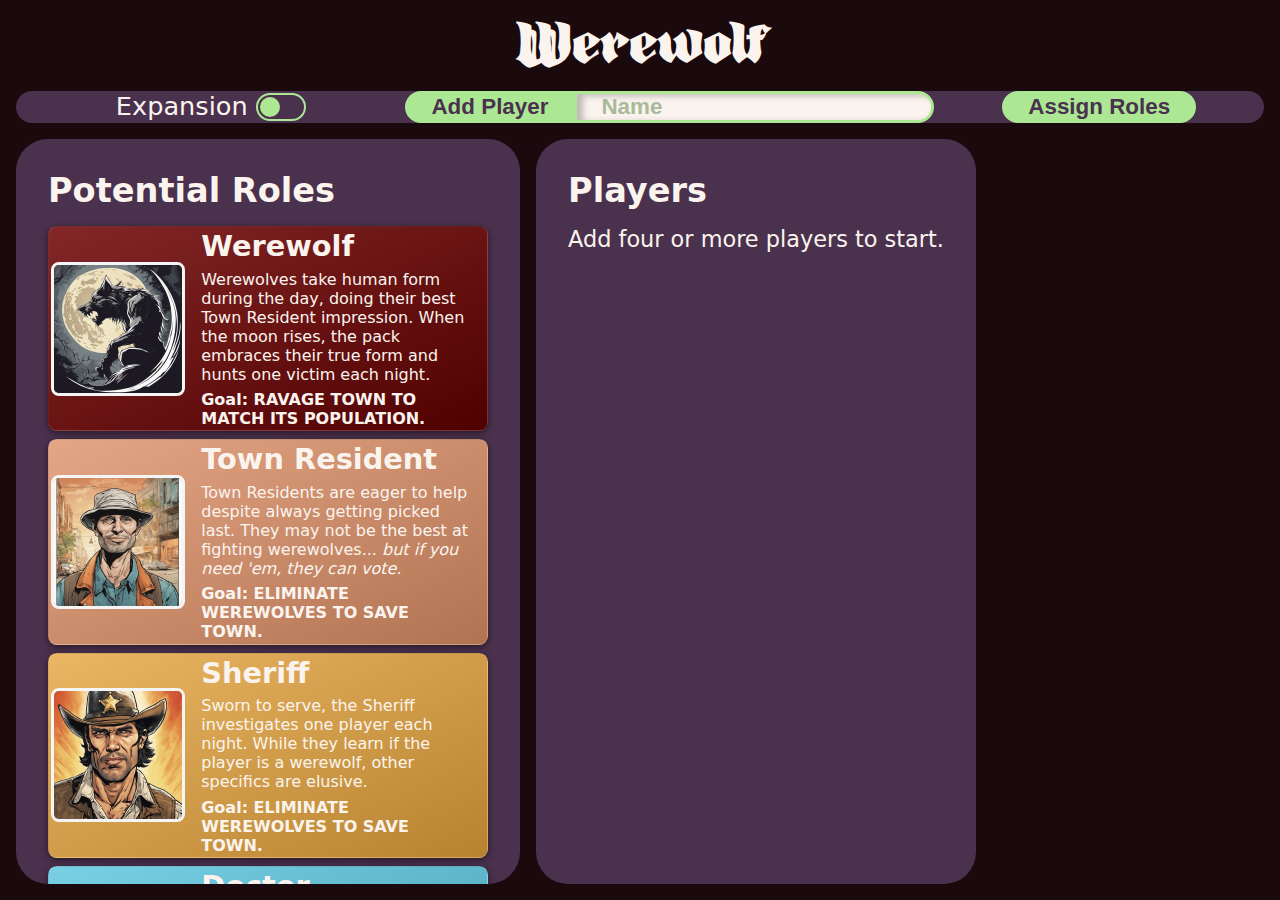
<file: index.html>
<!DOCTYPE html>
<html lang="en">
  <head>
    <title>Werewolf Valley</title>
    <meta charset="UTF-8">
    <meta name="viewport" content="width=device-width, initial-scale=1.0">

    <link rel="stylesheet" href="styles.css">
  </head>
  <body>
    <div id="canvas" class="canvas-container">
      <header>
        <h1 class="center">Werewolf</h1>
      </header>
      
      <div id="game-setup" class="align-horizontal center">
        <div id="expansion" class="align-horizontal center">
          <p>Expansion</p>
          <label class="toggle-btn">
            <input type="checkbox" id="expansion-toggle">
            <span class="slider"></span>
          </label>
        </div>
        <div id="add-player" class="align-horizontal">
          <input type="button" id="add-player-btn" class="primary-btn" value="Add Player">
          <input type="text" id="new-player" class="input-field" placeholder="Name" min="1">
        </div>
        <input id="assign-roles-btn" type="button" class="primary-btn" value="Assign Roles">
      </div>

      <div id="players" class="list-container">
        <h2 id="players-header">Players</h2>
        <div id="players-list" class="list">
          <p id="no-players">Add four or more players to start.</p>
        </div>
      </div>

      <div id="roles" class="list-container">
        <h2 id="roles-header">Potential Roles</h2>
        <div id="roles-list" class="list"></div>
      </div>


    </div>
    <script type="module" src="./js/script.js"></script>
  </body>
</html>
</file>
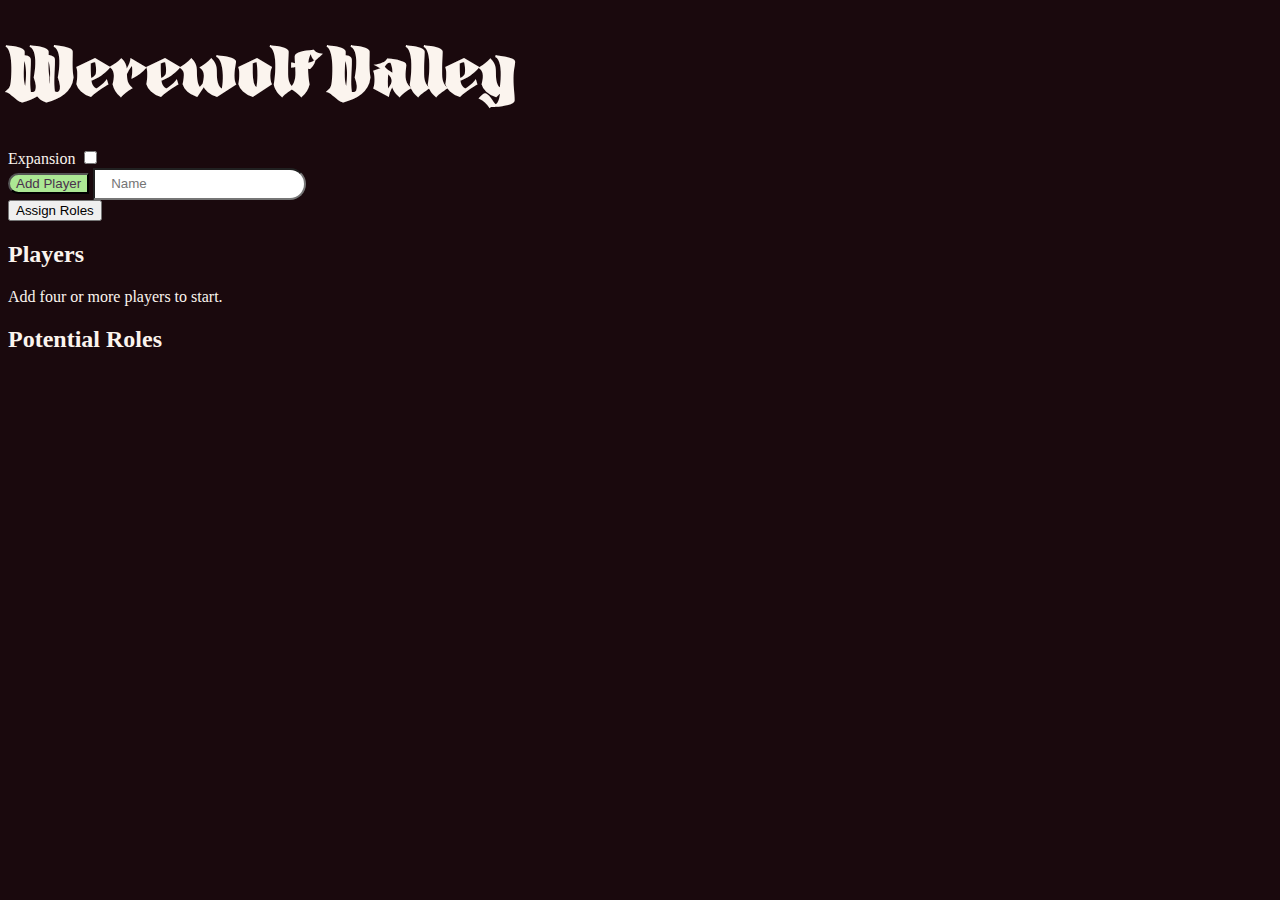
<file: bootstrap.html>
<!DOCTYPE html>
<html lang="en">
  <head>
    <title>Werewolf Valley</title>
    <meta charset="UTF-8">
    <meta name="viewport" content="width=device-width, initial-scale=1.0">

    <link href="https://cdn.jsdelivr.net/npm/bootstrap@5.1.3/dist/css/bootstrap.min.css" rel="stylesheet" integrity="sha384-1BmE4kWBq78iYhFldvKuhfTAU6auU8tT94WrHftjDbrCEXSU1oBoqyl2QvZ6jIW3" crossorigin="anonymous">
    <link rel="stylesheet" href="custom.css">
  </head>
  <body class="bg-custom-dark light">
    <div class="container-fluid m-3">
      <div class="row">
        <header class="col-lg-12">
          <h1 class="font-header text-center">Werewolf Valley</h1>
        </header>
      </div>
      <div class="row">
        <div class="col-lg-12">
          <div id="game-setup" class="container">
            <!-- expansion toggle -->
            <div class="row">
              <div id="expansion-switch" class="form-check form-switch col-lg-3">
                <label class="form-check-label" for="flexSwitchCheckDefault">Expansion</label>
                <input type="checkbox" role="switch" id="flexSwitchCheckDefault" class="form-check-input">
              </div>

              <!-- add player -->
              <div id="add-player" class="col-lg-6 center">
                <input type="button" id="add-player-btn" class="btn dark-accent bg-action" value="Add Player">
                <input type="text" id="new-player" class="input" placeholder="Name" min="1">
              </div>
            </div>
          </div>
        </div>
      </div>
      
      
        
        <input id="assign-roles-btn" type="button" class="primary-btn" value="Assign Roles">
      </div>

      <div id="players" class="list-container">
        <h2 id="players-header">Players</h2>
        <div id="players-list" class="list">
          <p id="no-players">Add four or more players to start.</p>
        </div>
      </div>

      <div id="roles" class="list-container">
        <h2 id="roles-header">Potential Roles</h2>
        <div id="roles-list" class="list"></div>
      </div>


    </div>
    <script src="https://cdn.jsdelivr.net/npm/bootstrap@5.1.3/dist/js/bootstrap.bundle.min.js" integrity="sha384-ka7Sk0Gln4gmtz2MlQnikT1wXgYsOg+OMhuP+IlRH9sENBO0LRn5q+8nbTov4+1p" crossorigin="anonymous"></script>
    <!-- <script type="module" src="./js/script.js"></script> -->
  </body>
</html>
</file>
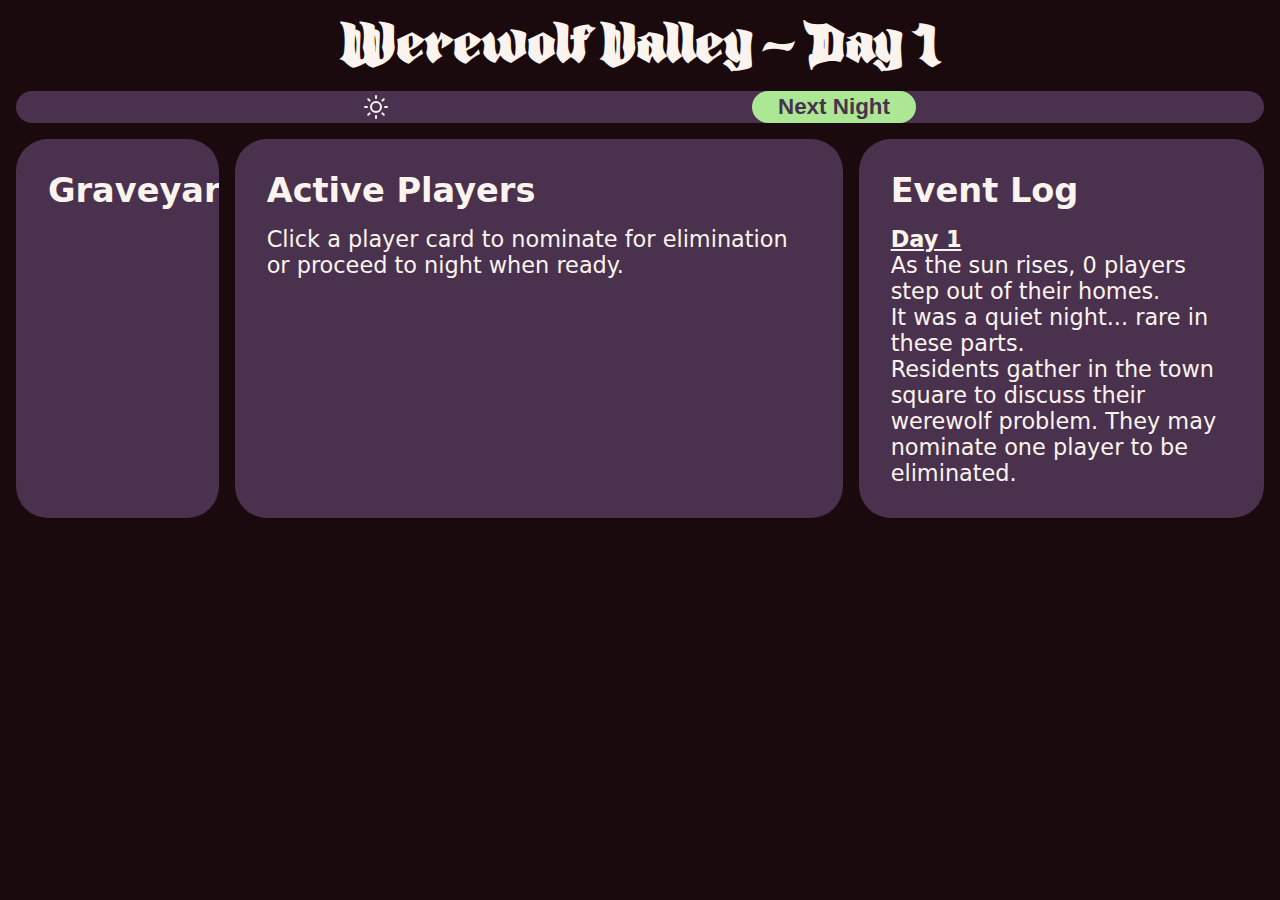
<file: game.html>
<!DOCTYPE html>
<html lang="en">
  <head>
    <title>Werewolf Valley</title>
    <meta charset="UTF-8">
    <meta name="viewport" content="width=device-width, initial-scale=1.0">

    <link rel="stylesheet" href="styles.css">
  </head>
  <body>
    <div id="canvas" class="canvas-container">
      <header>
        <h1 class="center">Werewolf Valley - Day 1</h1>
      </header>
      
      <div id="game-setup" class="align-horizontal center">
        <div id="time-elapsed" class="timer"></div>
        <input id="day-night-btn" type="button" class="primary-btn" value="Next Night">
      </div>
      <div id="game-board" class="game-board">
        
        <div id="graveyard" class="list-container">
          <h2>Graveyard</h2>
          <div id="graveyard-list" class="list"></div>
        </div>

        <div id="active-players" class="list-container">
          <h2>Active Players</h2>
          <div id="active-players-list" class="game-active-players"></div>
        </div>
          
        <div id="events" class="list-container">
          <h2>Event Log</h2>
          <div id="event-log" class="log"></div>
        </div>
      </div>

    </div>

    <script type="module" src="./js/script.js"></script>
  </body>
</html>
</file>
<file: styles.css>
/* Variables */
/* https://coolors.co/001b2e-84dcc6-7d6d61-edafb8-f7e1d7 */
@font-face {
  font-family: 'Night Brush';
  src: url('./fonts/Night\ Brush.ttf'); 
}

@font-face {
  font-family: 'God Hells';
  src: url('./fonts/God\ Hells.ttf');
}


:root {
  /* --color-neutral: #EDD3C4; */
  --color-neutral: #9d99a0;
  --color-light: #fbf4ee;
  --color-dark: #1a090d;
  --color-action: #ace894;
  --color-light-accent: #a8ba9a;
  --color-dark-accent: #4a314d; 
  
  --font-header: 'God Hells', system-ui, sans-serif;
  --font-names: 'Night Brush', system-ui, sans-serif;
  --font-content: system-ui, -apple-system, BlinkMacSystemFont, 'Segoe UI', Roboto, Oxygen, Ubuntu, Cantarell, 'Open Sans', 'Helvetica Neue', sans-serif;
}

/* canvas reset */
*, *::before, *::after {
  margin: 0;
  padding: 0;
  box-sizing: border-box;
}

/* canvas */
body {
  background: var(--color-dark);
}

.canvas-container {
  display: grid;
  grid-template-columns: auto;
  grid-template-rows: auto 2rem 1fr;
  overflow: auto;
  gap: 1rem;
  padding: 1rem;
  max-height: 100vh;

  
  color: var(--color-light);
  font-family: var(--font-content);
  font-size: 1.4rem;
  font-weight: 500;

}
.canvas-container header {
  grid-column: 1/span 3;
  grid-row: 1;
  display: flex;
  justify-content: center;
}


#game-setup {
  grid-column: 1/span 3;
  background: var(--color-dark-accent);
  border-radius: 1rem;
  justify-content: space-evenly;
}

#roles {
  grid-column: 1;
  grid-row: 3;
}

#players {
  grid-column: 2;
  grid-row: 3;
}

.center {
  justify-content: center;
  align-items: center;
  text-align: center;
}

.align-horizontal {
  display: flex;
}

.list-container {
  background: var(--color-dark-accent);
  border-radius: 2rem;

  display: grid;
  grid-template-columns: auto 1fr;
  grid-template-rows: auto 1fr;

  row-gap: 1rem;
  padding: 2rem;

  justify-content: start;
  align-items: start;
  overflow: auto;
}

.list-container h2 {
  grid-row: 1;
  grid-column: 1;
}

.alert-message {
  grid-row: 1;
  grid-column: 2;
}

.list {
  grid-row: 2;
  grid-column: 1/span 2;

  display: grid;
  gap: .5rem;
}

.game-board {
  grid-row: 3;
  grid-column: 1/span 3;
  display: grid;
  grid-template-columns: 1fr 3fr 2fr;

  gap: 1rem;
  
}

.timer {
  display: flex;
  column-gap: 1rem;
}

.list-tile {
  border: 1px solid rgba(255,255,255,.12);
  border-radius: .4em;
  box-shadow: 0px 2px 6px 0px rgba(0, 0, 0,.5);

  display: grid;
  grid-template-columns: auto 1fr auto;
  grid-template-rows: auto auto auto;
  
  max-width: 576px;
  width: fit-content;
  height: max-content;

  padding: .1em;

  align-items: center;

  row-gap: .4rem;
  column-gap: 1rem;
}

.list-tile img {
  grid-row: 1/span 3;
  grid-column: 1;
}

.list-tile p {
  grid-column: 2;
}

.initial-player-tile {
  display: flex;
  border-radius: .5rem;
  width: 300px;
  gap: 1rem;
}

.assigned-player-tile {
  display: grid;
  grid-template-columns: auto 1fr 20px;
  grid-template-rows: auto 1fr;

  border: 1px solid rgba(255,255,255,.12);
  border-radius: .5rem;
  box-shadow: 0px 2px 6px 0px rgba(0, 0, 0,.5);

  column-gap: .5rem;

  align-items: center;
  width: 300px;

  padding-right: .3rem;
}

.assigned-player-tile h3 {
  grid-column: 2;
  grid-row: 1;
}

.assigned-player-tile button {
  grid-column: 3;
  grid-row: 2;
}

.assigned-player-tile p {
  grid-column: 2;
  grid-row: 2;
}

.game-active-players {
  grid-row: 2;
  grid-column: 1/span 2;

  display: grid;
  grid-template-columns: repeat(5, 1fr);
  
  gap: 1rem;
}

#instructions {
  grid-row: 1;
  grid-column: 1/span 5;
}

.log {
  grid-row: 2;
}



.game-player-tile {
  display: grid;
  grid-template-columns: auto;
  grid-template-rows: auto auto;

  row-gap: .5rem;
  padding: .2rem;

  border: 1px solid rgba(255,255,255,.12);
  border-radius: .5rem;
  box-shadow: 0px 2px 6px 0px rgba(0, 0, 0,.5);

  width: max-content;
  height: max-content;

  justify-content: center;
  text-align: center;
}

.voting-player-tile {
  box-sizing: border-box;
  display: grid;
  grid-template-columns: 1fr 1fr;
  grid-template-rows: 134px auto auto 25px;

  row-gap: .5rem;
  padding: .2rem;
  padding-bottom: .5rem;

  border: 1px solid rgba(255,255,255,.12);
  border-radius: .5rem;
  box-shadow: 0px 2px 6px 0px rgba(0, 0, 0,.5);

  width: max-content;
  height: max-content;

  justify-content: center;
  align-items: center;
  text-align: center;
}

.voting-player-tile img {
  grid-column: 1/span 2;
  grid-row: 1/span 1;
  justify-self: center;
}

.voting-player-tile h3, p {
  grid-column: 1/span2;
}

.voting-player-tile p {
  font-size: .8rem;
}

.voting-player-tile button:nth-of-type(1) {
  grid-column: 1;
  justify-self: center;
}

.voting-player-tile button:nth-of-type(2) {
  grid-column: 2;
  justify-self: center;
}


.input-field {
  border: 3px solid var(--color-action);
  box-shadow: inset 6px 2px 6px 0px rgba(50,50,50,.3); 

  width: min-content;
  padding: .1rem 1.5rem;
  height: 2rem;

  font-size: 1.4rem;
  font-weight: 700;

  background: var(--color-light);
  color: var(--color-dark);
  
}

.input-field:hover {
  text-indent: 2px;
  margin-top: 2px;
}

.input-field::placeholder {
  color: var(--color-light-accent);
}

.input-field:disabled {
  background-color: var(--color-light-accent);
  border-color: var(--color-light-accent)
}

.primary-btn {
  position: relative;
  box-sizing: border-box;
  background-color: var(--color-action);
  color: var(--color-dark-accent);

  cursor: pointer;
  
  border: 2px solid var(--color-action);
  border-radius: 2rem;
  
  /* box-shadow: 0px 2px 6px 0px rgba(50,50,50,.3); */

  width: min-content;
  padding: .2rem 1.5rem;
  height: 2rem;
  line-height: .9rem;

  font-size: 1.4rem;
  font-weight: 600;

  transition:
    text 0.3s ease-in-out, 
    background 0.3s ease;
}

.primary-btn::before {
  content: "";
  position: absolute;
  top: 100%;
  left: 100%;
  width: 150%;
  height: 150%;
  background: linear-gradient(top top left, transparent 50%, var(--color-action) 50%);
  transform: rotate(45deg);
  transform-origin: bottom right;
  transition: top 0.2s ease-out, left 0.2s ease-out;
}

.primary-btn:hover {
  background: var(--color-dark-accent);
  color: var(--color-action);
  text-indent: 2px;
  margin-top: 2px;
}

.primary-btn:active {
  background-color: var(--color-action);
  color: var(--color-dark-accent);
  text-indent: 4px;
  margin-top: 4px;
}

.primary-btn:active::before {
  top: -25%;
  left: -25%;
}

.primary-btn:disabled {
  background-color: var(--color-dark-accent);
  color: var(--color-light-accent);
  border-color: var(--color-light-accent);
}

.icon-btn {
  
  background-color: transparent;
  width: 25px;
  border: none;


  transition: all 0.2s ease;
}

.icon-btn:hover {
  width: 28px;
  cursor: pointer;
}

#expansion {
  font-size: 1.6rem;
  margin: 0 2rem;
}

#expansion p {
  padding-bottom: .1rem;
}

#add-player-btn {
  grid-row: 1;
  grid-column: 2;
  border-radius: 0;
  border-top-left-radius: 2rem;
  border-bottom-left-radius: 2rem;
}

#new-player {
  grid-row: 1;
  grid-column: 3;
  border-top-right-radius: 2rem;
  border-bottom-right-radius: 2rem;
}

#assign-roles {
  grid-row: 2;
  grid-column: 2/span 2;
  max-height: 2rem;
}

.popup {
  display: none;
  position: absolute;
  z-index: 999;

}

.role-name {
  font-size: 1.8rem;
}

.role-description, .win-condition {
  font-size: 1rem;
  font-weight: 400;
  color: var(--color-light);
} 

.role-description {
  grid-row: 2;
}

.role-description span {
  font-style: italic;
  text-align: center;
}

.win-condition {
  grid-column: 2;
  grid-row: 3;
  font-weight: 600;
}



.role-portrait-small {
  box-sizing: content-box;
  width: 64px;
  height: 64px;
  border-radius: .5rem;
  grid-row: 1/span 3;
  border: 2px solid whitesmoke;
  transition: all .3s ease-in-out;
  cursor: pointer;
}

.role-portrait-small:hover {
  width: 128px;
  height: 128px;
}

.role-portrait {
  box-sizing: content-box;
  width: 128px;
  height: 128px;
  border-radius: .5rem;
  border: 3px solid whitesmoke;
  transition: all .3s ease-in-out;
  cursor: pointer;
}

.role-portrait:hover {
  width: 256px;
  height: 256px;
}

.player-portrait {
  box-sizing: content-box;
  width: 128px;
  height: 128px;
  border-radius: .5rem;
  grid-row: 1/span 3;
  border: 3px solid whitesmoke;
  transition: all .3s ease-in-out;
}

/* toggle button */
.toggle-btn {
  position: relative;
  display: inline-block;
  width: 50px;
  height: 28px;
  margin-left: .5rem;
}

.toggle-btn input {
  display: none;
}

.slider {
  position: absolute;
  cursor: pointer;
  top: 0;
  left: 0;
  right: 0;
  bottom: 0;
  background-color: var(--color-dark-accent);
  transition: 0.4s;
  border-radius: 24px;
  border: 2px solid var(--color-action);
}

.slider:before {
  position: absolute;
  content: "";
  height: 20px;
  width: 20px;
  left: 2px;
  bottom: 2px;
  background-color: var(--color-action);
  transition: 0.4s;
  border-radius: 50%;
}

input:checked + .slider {
  background-color: var(--color-action);
}

input:checked + .slider:before {
  transform: translateX(21px);
  background-color: var(--color-dark-accent);
}

/* scroll bars */
.list-container::-webkit-scrollbar {
  display: block;
  width: .6rem;
}

.list-container::-webkit-scrollbar-thumb {
  background-color: var(--color-action);
  border: 2px solid var(--color-action);
  border-radius: 1rem;
}

.list-container::-webkit-scrollbar-track {
  margin: 1.5rem 0;
}


.voted-for {
  border: 4px solid var(--color-action);
}

.voted-against {
  border: 4px solid var(--color-neutral);
}

h1 {
  font-family: var(--font-header);
}



/* h2 {
  font-size: 3rem;
  font-family: var(--font-content);
  letter-spacing: .1rem;
}

h3 {
  font-size: 1rem;
  font-family: var(--font-content);
  letter-spacing: .1rem;
} */
/* canvas Resizing */
/* @media (max-width: 1520px) {


} */
</file>
<file: custom.css>
@font-face {
  font-family: 'Night Brush';
  src: url('./fonts/Night\ Brush.ttf'); 
}

@font-face {
  font-family: 'God Hells';
  src: url('./fonts/God\ Hells.ttf');
}

:root {
  --color-neutral: #9d99a0;
  --color-light: #fbf4ee;
  --color-dark: #1a090d;
  --color-action: #ace894;
  --color-light-accent: #a8ba9a;
  --color-dark-accent: #4a314d; 
  
  --font-header: 'God Hells', system-ui, sans-serif;
  --font-names: 'Night Brush', system-ui, sans-serif;
  --font-content: system-ui, -apple-system, BlinkMacSystemFont, 'Segoe UI', Roboto, Oxygen, Ubuntu, Cantarell, 'Open Sans', 'Helvetica Neue', sans-serif;
}



.bg-custom-dark {
  background-color: var(--color-dark);
}

.font-header {
  font-family: var(--font-header);
  font-size: 3.5rem;
}

.light {
  color: var(--color-light);
}

.bg-light {
  background-color: var(--color-light);
}

.action {
  color: var(--color-action)
}

.bg-action {
  background-color: var(--color-action);
}

.dark-accent {
  color: var(--color-dark-accent);
}

.bg-dark-accent {
  background-color: var(--color-dark-accent);
}



.input {
  border-radius: 0 2rem 2rem 0;
  padding: .4rem 1rem;
}

.btn {
  border-radius: 2rem 0 0 2rem;
}
</file>
